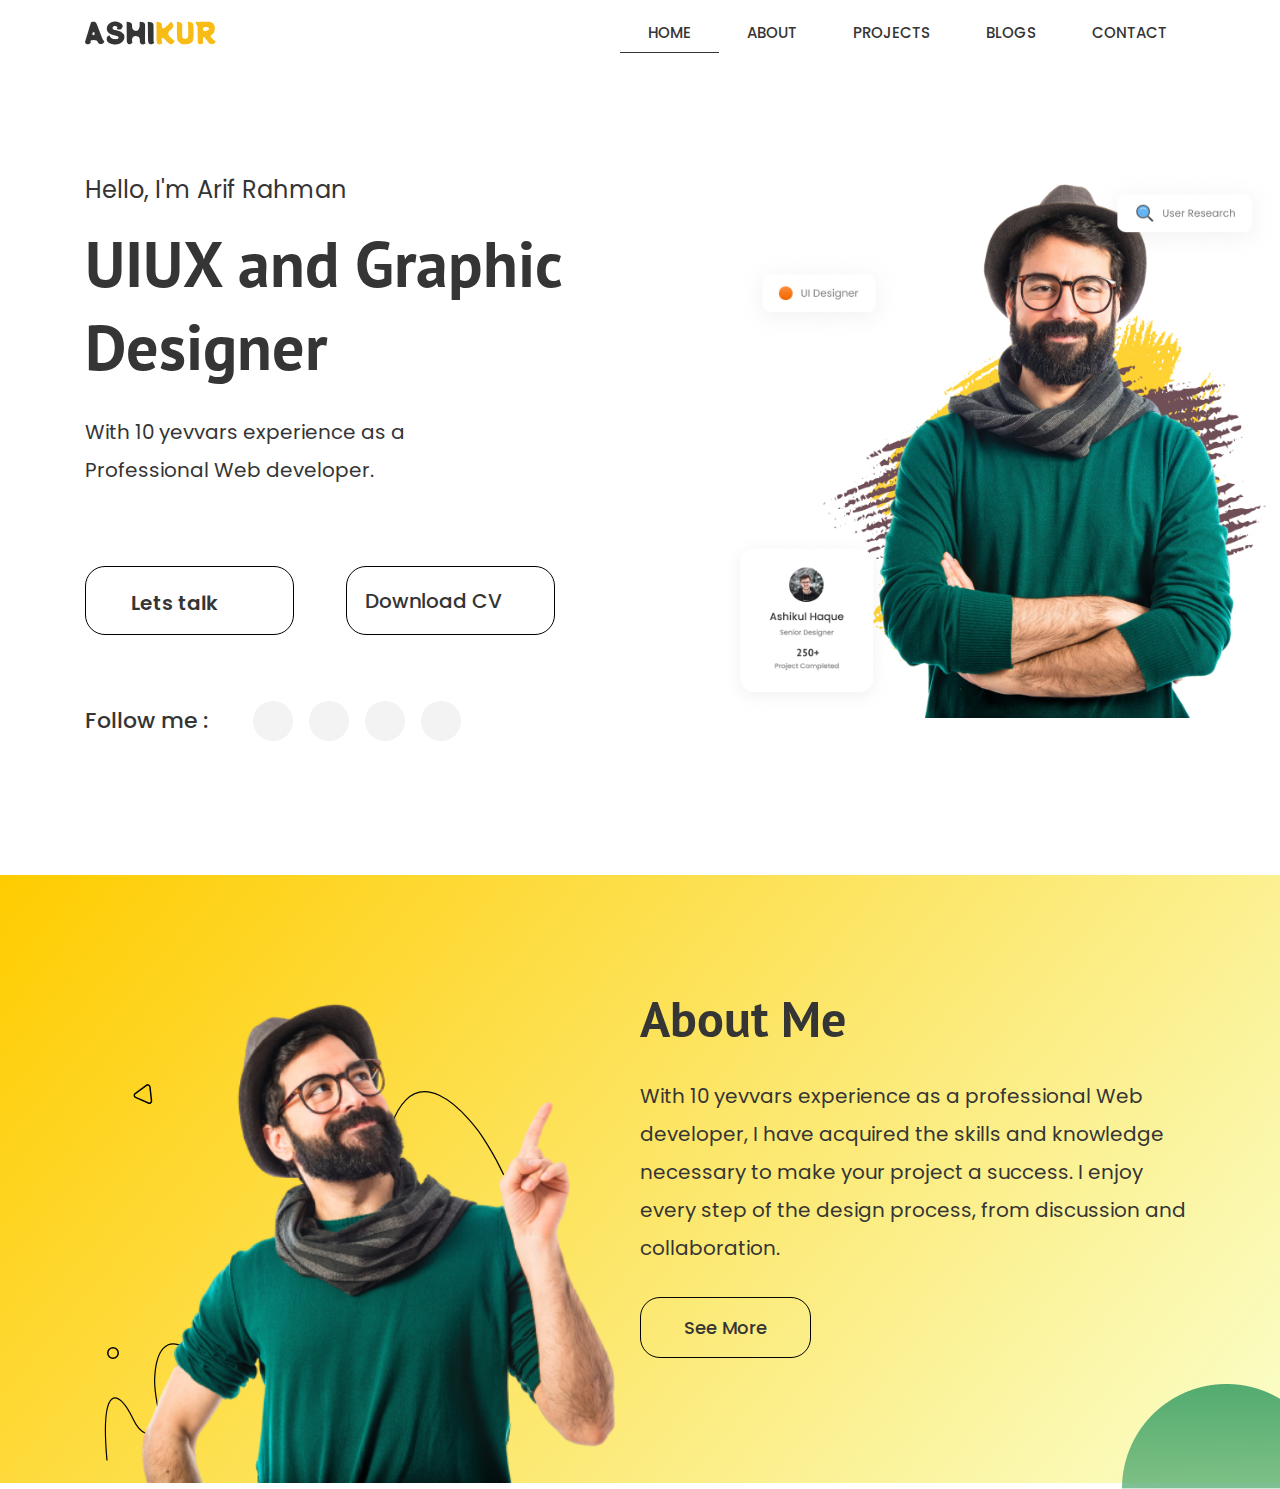
<file: index.html>
<!DOCTYPE html>
<html lang="en">
<head>
    <meta charset="UTF-8">
    <meta name="viewport" content="width=device-width, initial-scale=1.0">
    <title>Ashikur</title>
     <!-- font awesome -->
     <link rel="stylesheet" href="https://cdnjs.cloudflare.com/ajax/libs/font-awesome/6.5.2/css/all.min.css" integrity="sha512-SnH5WK+bZxgPHs44uWIX+LLJAJ9/2PkPKZ5QiAj6Ta86w+fsb2TkcmfRyVX3pBnMFcV7oQPJkl9QevSCWr3W6A==" crossorigin="anonymous" referrerpolicy="no-referrer" />
     <!-- font family link -->
     <link rel="preconnect" href="https://fonts.googleapis.com">
     <link rel="preconnect" href="https://fonts.gstatic.com" crossorigin>
     <link href="https://fonts.googleapis.com/css2?family=PT+Sans:wght@700&family=Poppins:wght@300;400;500;600;700&display=swap" 
     rel="stylesheet">
     <!-- main css link -->
     <link rel="stylesheet" href="./assets/css/style.css">
</head>
<body>
    <!-- header section start-->
    <header id="header">
         <!-- nav section start -->
         <nav id="nav">
            <div class="container">
                <div class="row justify-content-between align-center">
                    <div class="logo">
                        <a href="#"><img src="./assets/img/ASHIKUR.svg" alt=""></a>
                    </div>
                    <div class="menu">
                        <ul class="row">
                            <li><a class="active" href="./index.html">HOME</a></li>
                            <li><a href="./about.html">ABOUT</a></li>
                            <li><a href="./project.html">PROJECTS</a></li>
                            <li><a href="./blog.html">BLOGS</a></li>
                            <li><a href="callto:+9984748473833">CONTACT</a></li>
                        </ul>
                    </div>
                </div>
            </div>
         </nav>

         <!-- nav section end -->
    </header>
   
    <!-- header section end-->
    <!-- main section starts -->
    <section id="hero">
        <div class="container">
            <div class="row">
                <div class="inner_container">
                    <h4>Hello, I'm Arif Rahman </h4>
                    <h2>UIUX and Graphic Designer</h2>
                    <p>With 10 yevvars experience as a <br>
                        Professional Web developer.
                        <i class="fa-solid fa-hand-wave"></i>
                    </p>
                        <div class="row contact">
                            <div class="text">
                                <a href="#">
                                    Lets talk
                                    <i class="fa-solid fa-paper-plane"></i>
                                </a>
                            </div>
                            <div class="download">
                                <a href="./assets/img/ASHIKUR.svg" download> 
                                    Download CV
                                    <i class="fa-solid fa-cloud-arrow-down"></i>
                                </a>
                            </div>
                            
                        </div>
                        <div class="follow">
                            <ul class="row">
                                <li><h4>Follow me :</h4></li>
                                <li><a href="#" target="_blank"><i class="fa-solid  fa-globe"></i></a></li>
                                <li><a href="#" target="_blank"><i class="fa-brands fa-behance"></i></a></li>
                                <li><a href="#" target="_blank"><i class="fa-brands fa-instagram"></i></a></li>
                                <li><a href="#" target="_blank"><i class="fa-brands fa-github"></i></a></li>
                                <li></li>
                            </ul>
                        </div>
                        <div class="mouse">
                            <i class="fa-solid fa-computer-mouse"></i>
                        </div>
                        
                       
                   
                </div>
                <div class="about_img">
                    <img src="./assets/img/Group 210.jpg" alt="">
                </div>

            </div>

        </div>
    </section>
    <!-- about me section start -->
    <section id="about">
        <div class="container">
            <div class="row  align-center">
                <div class="about_img">
                    <img src="./assets/img/Group 211.svg" alt="">
                </div>
                <div class="about_info">
                    <h3>About Me</h3>
                    <p>With 10 yevvars experience as a professional Web developer, I have acquired the skills and knowledge necessary to make your project a success. I enjoy every step of the design process, from discussion and collaboration.</p>
                    <a href="#">See More</a>
                    <div class="ellipse">
                        <img src="./assets/img/Ellipse 55.png" alt="">

                    </div>
                </div>
            </div>
        </div>
    </section>
    <!-- about me section end -->


    <!-- main section ends -->
    
</body>
</html>
</file>
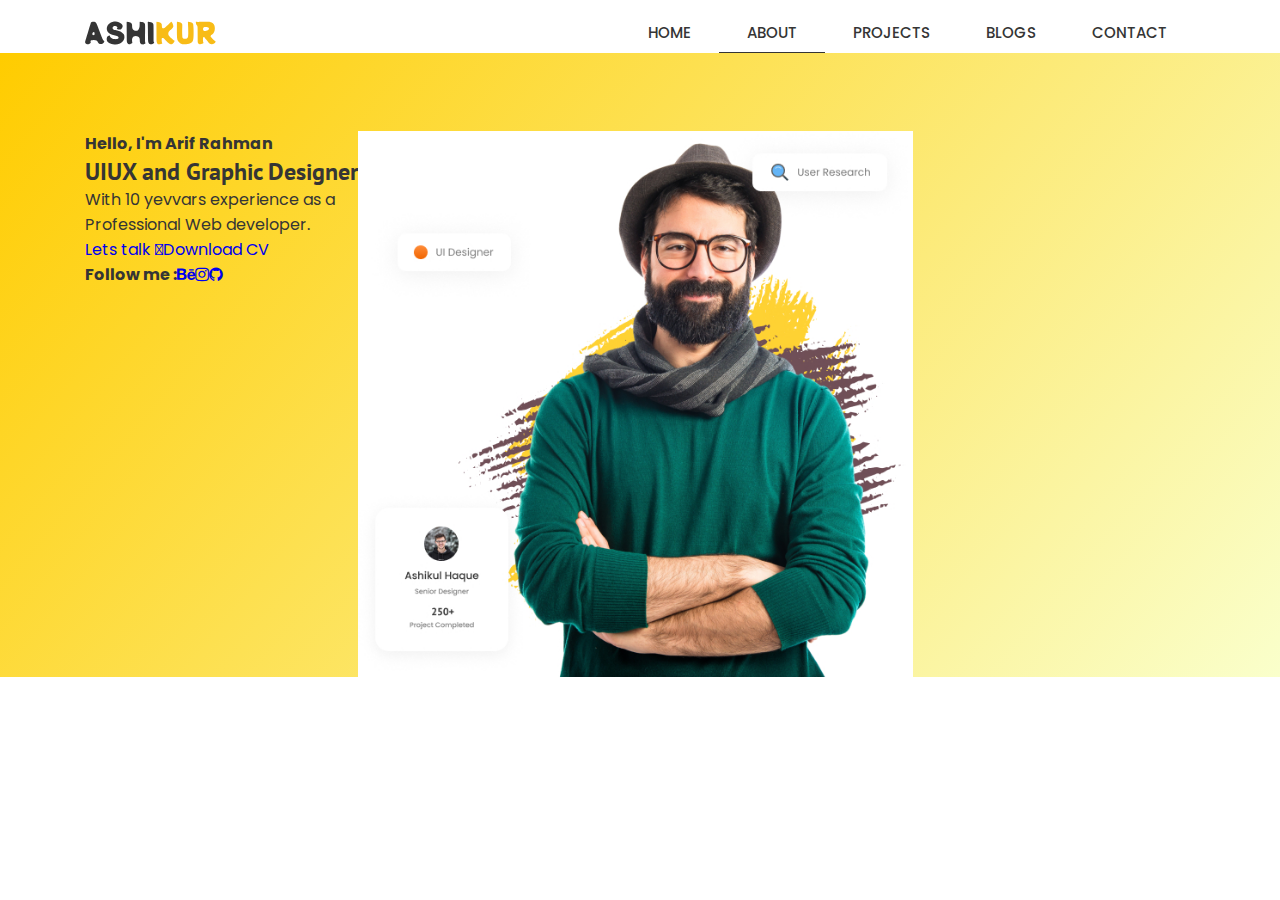
<file: about.html>
<!DOCTYPE html>
<html lang="en">
<head>
    <meta charset="UTF-8">
    <meta name="viewport" content="width=device-width, initial-scale=1.0">
    <title>Ashikur</title>
     <!-- font awesome -->
     <link rel="stylesheet" href="https://cdnjs.cloudflare.com/ajax/libs/font-awesome/6.5.2/css/all.min.css" integrity="sha512-SnH5WK+bZxgPHs44uWIX+LLJAJ9/2PkPKZ5QiAj6Ta86w+fsb2TkcmfRyVX3pBnMFcV7oQPJkl9QevSCWr3W6A==" crossorigin="anonymous" referrerpolicy="no-referrer" />
     <!-- font family link -->
     <link rel="preconnect" href="https://fonts.googleapis.com">
     <link rel="preconnect" href="https://fonts.gstatic.com" crossorigin>
     <link href="https://fonts.googleapis.com/css2?family=PT+Sans:wght@700&family=Poppins:wght@300;400;500;600;700&display=swap" 
     rel="stylesheet">
     <link rel="stylesheet" href="https://cdnjs.cloudflare.com/ajax/libs/font-awesome/4.7.0/css/font-awesome.min.css">

     
     <!-- main css link -->
     <link rel="stylesheet" href="./assets/css/style.css">
</head>
<body>
    <!-- header section start-->
    <header id="header">
         <!-- nav section start -->
         <nav id="nav">
            <div class="container">
                <div class="row justify-content-between align-center">
                    <div class="logo">
                        <a href="#"><img src="./assets/img/ASHIKUR.svg" alt=""></a>
                    </div>
                    <div class="menu">
                        <ul class="row">
                            <li><a href="./index.html">HOME</a></li>
                            <li><a  class="active" href="./about.html">ABOUT</a></li>
                            <li><a href="./project.html">PROJECTS</a></li>
                            <li><a href="./project.html">BLOGS</a></li>
                            <li><a href="callto:+9984748473833">CONTACT</a></li>
                        </ul>
                    </div>
                </div>
            </div>
         </nav>

         <!-- nav section end -->
    </header>
   
    <!-- header section end-->
    <!-- main section starts -->
    <section id="about">
        <div class="container">
            <div class="row">
                <div class="about_us">
                    <h4>Hello, I'm Arif Rahman </h4>
                    <h2>UIUX and Graphic Designer</h2>
                    <p>With 10 yevvars experience as a <br>
                        Professional Web developer.
                        <i class="fa-solid fa-hand-wave"></i>
                    </p>
                        <div class="row contact">
                            <div class="text">
                                <a href="#">
                                    Lets talk
                                    <i class="fa-solid fa-paper-plane"></i>
                                </a>
                            </div>
                            <div class="download">
                                <a href="./assets/img/ASHIKUR.svg" download> 
                                    Download CV
                                    <i class="fa-solid fa-cloud-arrow-down"></i>
                                </a>
                            </div>
                           
                           
                        </div>
                        <div class="follow">
                            <ul class="row">
                                <li><h4>Follow me :</h4></li>
                                <li><a href="#"><i class="fa-solid fa-basketball"></i></a></li>
                                <li><a href="#"><i class="fa fa-behance"></i></a></li>
                                <li><a href="#"><i class="fa fa-instagram"></i></a></li>
                                <li><a href="#"><i class="fa fa-github"></i></a></li>
                                <li></li>
                            </ul>
                        </div>
                        <div class="mouse">
                            <i class="fa-solid fa-computer-mouse"></i>
                        </div>
                        
                       
                   
                </div>
                <div class="about_img">
                    <img src="./assets/img/Group 210.jpg" alt="">
                </div>

            </div>

        </div>
    </section>
    <!-- main section ends -->
    
</body>
</html>
</file>
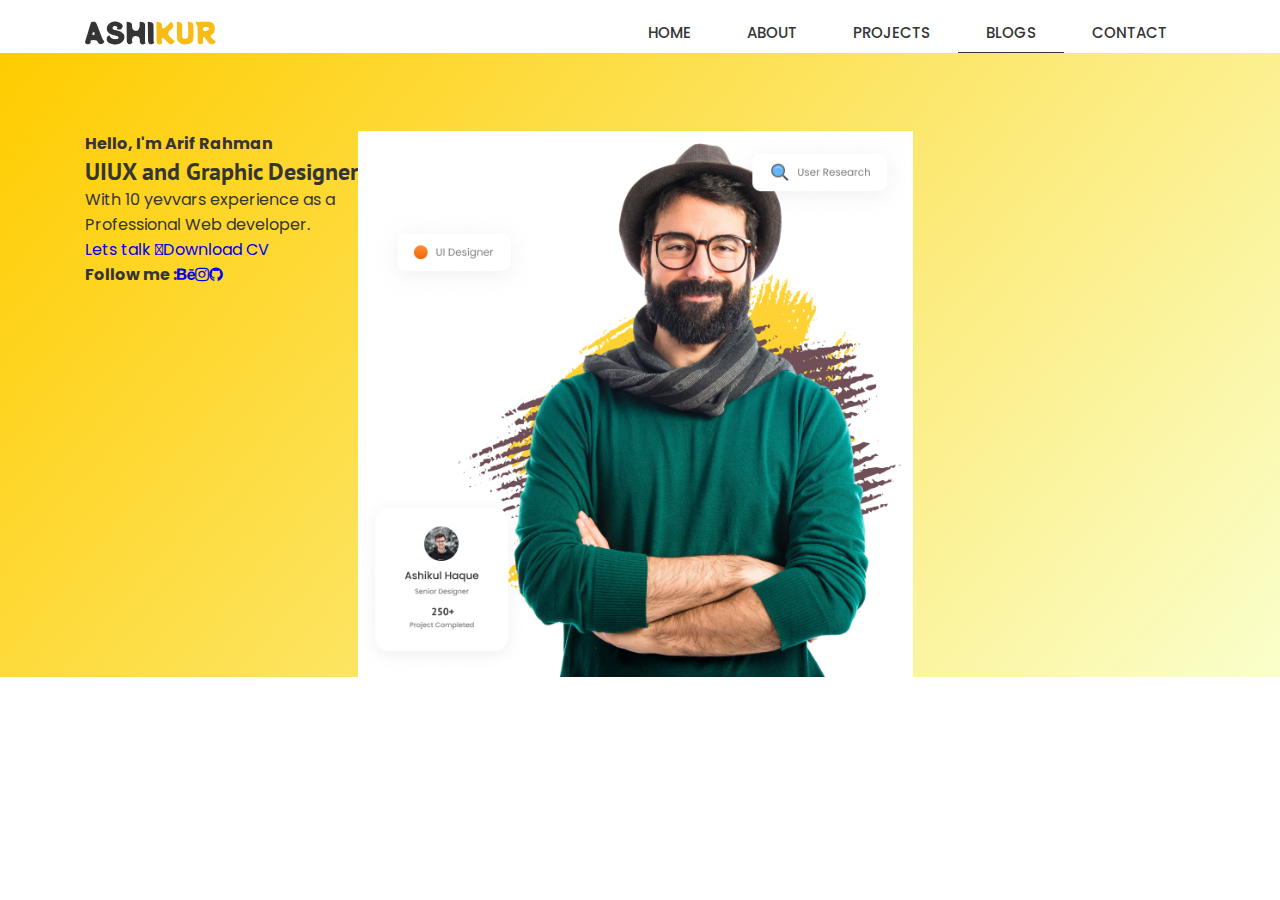
<file: blog.html>
<!DOCTYPE html>
<html lang="en">
<head>
    <meta charset="UTF-8">
    <meta name="viewport" content="width=device-width, initial-scale=1.0">
    <title>Ashikur</title>
     <!-- font awesome -->
     <link rel="stylesheet" href="https://cdnjs.cloudflare.com/ajax/libs/font-awesome/6.5.2/css/all.min.css" integrity="sha512-SnH5WK+bZxgPHs44uWIX+LLJAJ9/2PkPKZ5QiAj6Ta86w+fsb2TkcmfRyVX3pBnMFcV7oQPJkl9QevSCWr3W6A==" crossorigin="anonymous" referrerpolicy="no-referrer" />
     <!-- font family link -->
     <link rel="preconnect" href="https://fonts.googleapis.com">
     <link rel="preconnect" href="https://fonts.gstatic.com" crossorigin>
     <link href="https://fonts.googleapis.com/css2?family=PT+Sans:wght@700&family=Poppins:wght@300;400;500;600;700&display=swap" 
     rel="stylesheet">
     <link rel="stylesheet" href="https://cdnjs.cloudflare.com/ajax/libs/font-awesome/4.7.0/css/font-awesome.min.css">

     
     <!-- main css link -->
     <link rel="stylesheet" href="./assets/css/style.css">
</head>
<body>
    <!-- header section start-->
    <header id="header">
         <!-- nav section start -->
         <nav id="nav">
            <div class="container">
                <div class="row justify-content-between align-center">
                    <div class="logo">
                        <a href="#"><img src="./assets/img/ASHIKUR.svg" alt=""></a>
                    </div>
                    <div class="menu">
                        <ul class="row">
                            <li><a  href="./index.html">HOME</a></li>
                            <li><a href="./about.html">ABOUT</a></li>
                            <li><a href="./project.html">PROJECTS</a></li>
                            <li><a  class="active" href="./blog.html">BLOGS</a></li>
                            <li><a href="callto:+9984748473833">CONTACT</a></li>
                        </ul>
                    </div>
                </div>
            </div>
         </nav>

         <!-- nav section end -->
    </header>
   
    <!-- header section end-->
    <!-- main section starts -->
    <section id="about">
        <div class="container">
            <div class="row">
                <div class="about_us">
                    <h4>Hello, I'm Arif Rahman </h4>
                    <h2>UIUX and Graphic Designer</h2>
                    <p>With 10 yevvars experience as a <br>
                        Professional Web developer.
                        <i class="fa-solid fa-hand-wave"></i>
                    </p>
                        <div class="row contact">
                            <div class="text">
                                <a href="#">
                                    Lets talk
                                    <i class="fa-solid fa-paper-plane"></i>
                                </a>
                            </div>
                            <div class="download">
                                <a href="./assets/img/ASHIKUR.svg" download> 
                                    Download CV
                                    <i class="fa-solid fa-cloud-arrow-down"></i>
                                </a>
                            </div>
                           
                           
                        </div>
                        <div class="follow">
                            <ul class="row">
                                <li><h4>Follow me :</h4></li>
                                <li><a href="#"><i class="fa-solid fa-basketball"></i></a></li>
                                <li><a href="#"><i class="fa fa-behance"></i></a></li>
                                <li><a href="#"><i class="fa fa-instagram"></i></a></li>
                                <li><a href="#"><i class="fa fa-github"></i></a></li>
                                <li></li>
                            </ul>
                        </div>
                        <div class="mouse">
                            <i class="fa-solid fa-computer-mouse"></i>
                        </div>
                        
                       
                   
                </div>
                <div class="about_img">
                    <img src="./assets/img/Group 210.jpg" alt="">
                </div>

            </div>

        </div>
    </section>
    <!-- main section ends -->
    
</body>
</html>
</file>
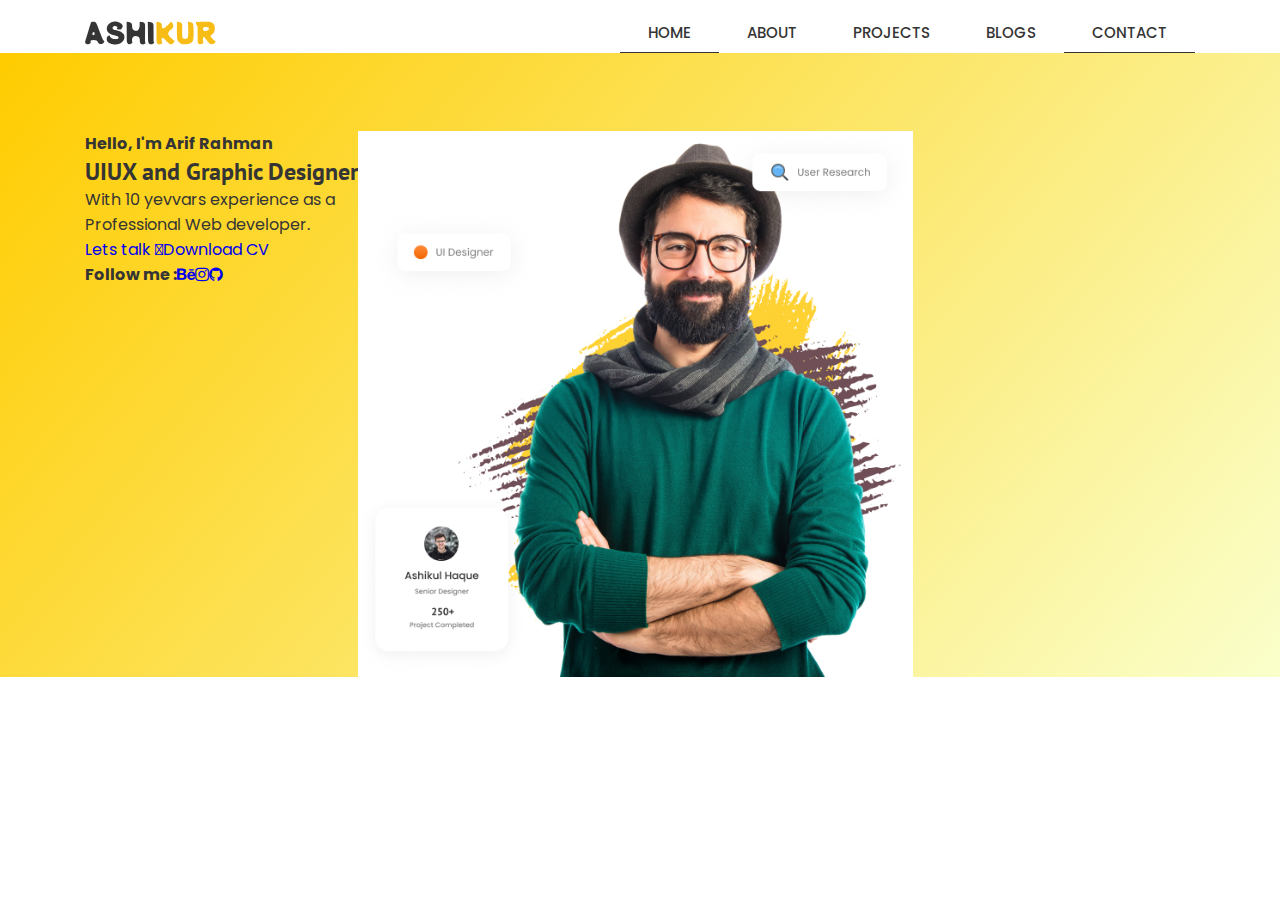
<file: contact.html>
<!DOCTYPE html>
<html lang="en">
<head>
    <meta charset="UTF-8">
    <meta name="viewport" content="width=device-width, initial-scale=1.0">
    <title>Ashikur</title>
     <!-- font awesome -->
     <link rel="stylesheet" href="https://cdnjs.cloudflare.com/ajax/libs/font-awesome/6.5.2/css/all.min.css" integrity="sha512-SnH5WK+bZxgPHs44uWIX+LLJAJ9/2PkPKZ5QiAj6Ta86w+fsb2TkcmfRyVX3pBnMFcV7oQPJkl9QevSCWr3W6A==" crossorigin="anonymous" referrerpolicy="no-referrer" />
     <!-- font family link -->
     <link rel="preconnect" href="https://fonts.googleapis.com">
     <link rel="preconnect" href="https://fonts.gstatic.com" crossorigin>
     <link href="https://fonts.googleapis.com/css2?family=PT+Sans:wght@700&family=Poppins:wght@300;400;500;600;700&display=swap" 
     rel="stylesheet">
     <link rel="stylesheet" href="https://cdnjs.cloudflare.com/ajax/libs/font-awesome/4.7.0/css/font-awesome.min.css">

     
     <!-- main css link -->
     <link rel="stylesheet" href="./assets/css/style.css">
</head>
<body>
    <!-- header section start-->
    <header id="header">
         <!-- nav section start -->
         <nav id="nav">
            <div class="container">
                <div class="row justify-content-between align-center">
                    <div class="logo">
                        <a href="#"><img src="./assets/img/ASHIKUR.svg" alt=""></a>
                    </div>
                    <div class="menu">
                        <ul class="row">
                            <li><a class="active" href="./index.html">HOME</a></li>
                            <li><a href="./about.html">ABOUT</a></li>
                            <li><a href="./project.html">PROJECTS</a></li>
                            <li><a href="./blog.html">BLOGS</a></li>
                            <li><a  class="active" href="callto:+9984748473833">CONTACT</a></li>
                        </ul>
                    </div>
                </div>
            </div>
         </nav>

         <!-- nav section end -->
    </header>
   
    <!-- header section end-->
    <!-- main section starts -->
    <section id="about">
        <div class="container">
            <div class="row">
                <div class="about_us">
                    <h4>Hello, I'm Arif Rahman </h4>
                    <h2>UIUX and Graphic Designer</h2>
                    <p>With 10 yevvars experience as a <br>
                        Professional Web developer.
                        <i class="fa-solid fa-hand-wave"></i>
                    </p>
                        <div class="row contact">
                            <div class="text">
                                <a href="#">
                                    Lets talk
                                    <i class="fa-solid fa-paper-plane"></i>
                                </a>
                            </div>
                            <div class="download">
                                <a href="./assets/img/ASHIKUR.svg" download> 
                                    Download CV
                                    <i class="fa-solid fa-cloud-arrow-down"></i>
                                </a>
                            </div>
                           
                           
                        </div>
                        <div class="follow">
                            <ul class="row">
                                <li><h4>Follow me :</h4></li>
                                <li><a href="#"><i class="fa-solid fa-basketball"></i></a></li>
                                <li><a href="#"><i class="fa fa-behance"></i></a></li>
                                <li><a href="#"><i class="fa fa-instagram"></i></a></li>
                                <li><a href="#"><i class="fa fa-github"></i></a></li>
                                <li></li>
                            </ul>
                        </div>
                        <div class="mouse">
                            <i class="fa-solid fa-computer-mouse"></i>
                        </div>
                        
                       
                   
                </div>
                <div class="about_img">
                    <img src="./assets/img/Group 210.jpg" alt="">
                </div>

            </div>

        </div>
    </section>
    <!-- main section ends -->
    
</body>
</html>
</file>
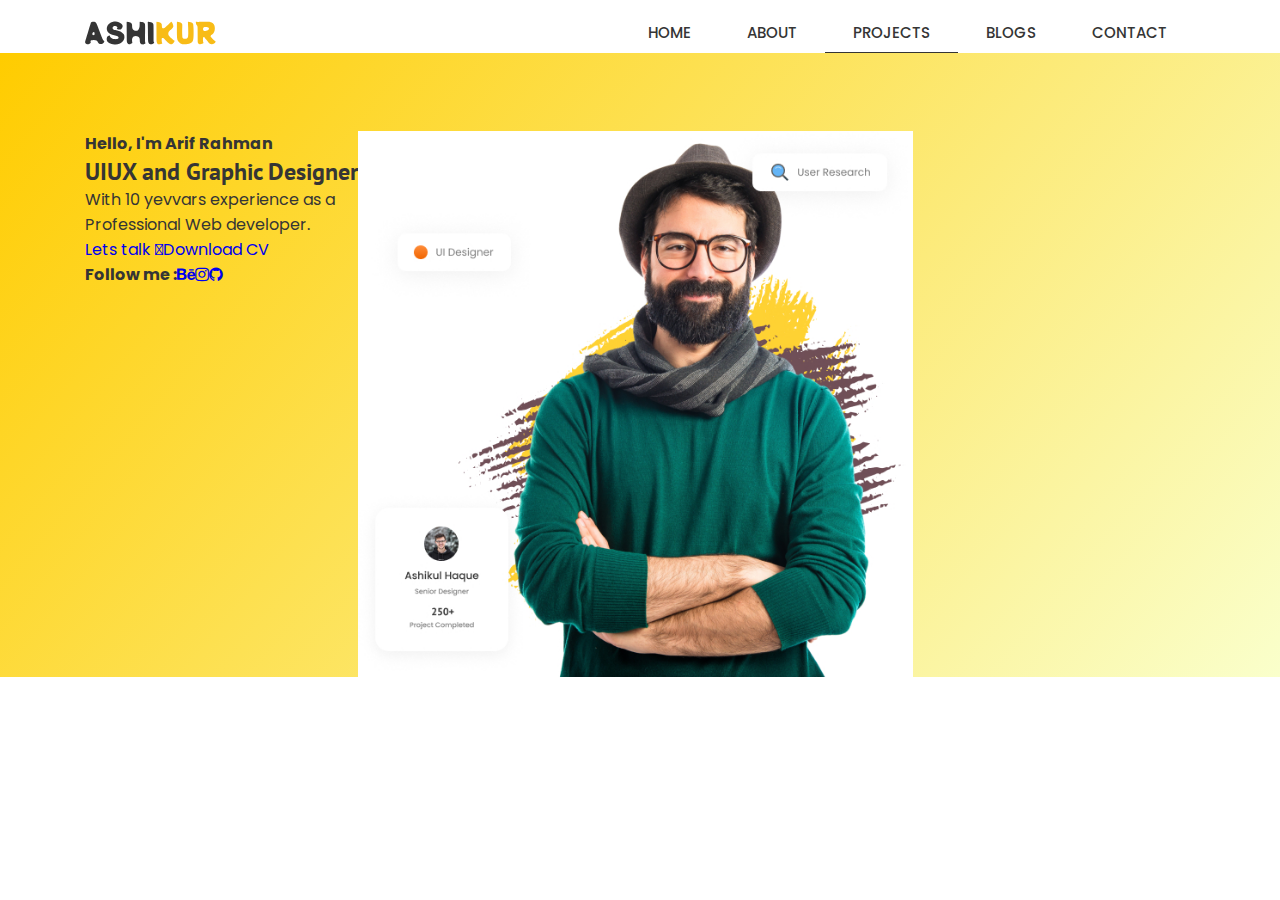
<file: project.html>
<!DOCTYPE html>
<html lang="en">
<head>
    <meta charset="UTF-8">
    <meta name="viewport" content="width=device-width, initial-scale=1.0">
    <title>Ashikur</title>
     <!-- font awesome -->
     <link rel="stylesheet" href="https://cdnjs.cloudflare.com/ajax/libs/font-awesome/6.5.2/css/all.min.css" integrity="sha512-SnH5WK+bZxgPHs44uWIX+LLJAJ9/2PkPKZ5QiAj6Ta86w+fsb2TkcmfRyVX3pBnMFcV7oQPJkl9QevSCWr3W6A==" crossorigin="anonymous" referrerpolicy="no-referrer" />
     <!-- font family link -->
     <link rel="preconnect" href="https://fonts.googleapis.com">
     <link rel="preconnect" href="https://fonts.gstatic.com" crossorigin>
     <link href="https://fonts.googleapis.com/css2?family=PT+Sans:wght@700&family=Poppins:wght@300;400;500;600;700&display=swap" 
     rel="stylesheet">
     <link rel="stylesheet" href="https://cdnjs.cloudflare.com/ajax/libs/font-awesome/4.7.0/css/font-awesome.min.css">

     
     <!-- main css link -->
     <link rel="stylesheet" href="./assets/css/style.css">
</head>
<body>
    <!-- header section start-->
    <header id="header">
         <!-- nav section start -->
         <nav id="nav">
            <div class="container">
                <div class="row justify-content-between align-center">
                    <div class="logo">
                        <a href="#"><img src="./assets/img/ASHIKUR.svg" alt=""></a>
                    </div>
                    <div class="menu">
                        <ul class="row">
                            <li><a  href="./index.html">HOME</a></li>
                            <li><a href="./about.html">ABOUT</a></li>
                            <li><a  class="active" href="./project.html">PROJECTS</a></li>
                            <li><a href="./blog.html">BLOGS</a></li>
                            <li><a href="callto:+9984748473833">CONTACT</a></li>
                        </ul>
                    </div>
                </div>
            </div>
         </nav>

         <!-- nav section end -->
    </header>
   
    <!-- header section end-->
    <!-- main section starts -->
    <section id="about">
        <div class="container">
            <div class="row">
                <div class="about_us">
                    <h4>Hello, I'm Arif Rahman </h4>
                    <h2>UIUX and Graphic Designer</h2>
                    <p>With 10 yevvars experience as a <br>
                        Professional Web developer.
                        <i class="fa-solid fa-hand-wave"></i>
                    </p>
                        <div class="row contact">
                            <div class="text">
                                <a href="#">
                                    Lets talk
                                    <i class="fa-solid fa-paper-plane"></i>
                                </a>
                            </div>
                            <div class="download">
                                <a href="./assets/img/ASHIKUR.svg" download> 
                                    Download CV
                                    <i class="fa-solid fa-cloud-arrow-down"></i>
                                </a>
                            </div>
                           
                           
                        </div>
                        <div class="follow">
                            <ul class="row">
                                <li><h4>Follow me :</h4></li>
                                <li><a href="#"><i class="fa-solid fa-basketball"></i></a></li>
                                <li><a href="#"><i class="fa fa-behance"></i></a></li>
                                <li><a href="#"><i class="fa fa-instagram"></i></a></li>
                                <li><a href="#"><i class="fa fa-github"></i></a></li>
                                <li></li>
                            </ul>
                        </div>
                        <div class="mouse">
                            <i class="fa-solid fa-computer-mouse"></i>
                        </div>
                        
                       
                   
                </div>
                <div class="about_img">
                    <img src="./assets/img/Group 210.jpg" alt="">
                </div>

            </div>

        </div>
    </section>
    <!-- main section ends -->
    
</body>
</html>
</file>
<file: assets/css/style.css>
:root{
    --primary-font: "Poppins", sans-serif;
    --heading-font: "PT Sans", sans-serif;
    --text-color: #353535;
    --button-color:#FFCC00;

}
body{
    font-family: var(--primary-font);
    color: var(--text-color);
}
h1,h2,h3{
    font-family: var(--heading-font);
}

*{
    margin:0;
    padding:0;
    outline:0;
    box-sizing: border-box;
}
/* common css start */
.container{
    width:1110px;
    margin:auto;
}
.row{
    display:flex;
    flex-wrap: wrap;
}
button{
    cursor: pointer;
    border: none;
}
img{
    display:block;
    max-width: 100%;
}
.justify-content-between{
    justify-content: space-between; 
}
.align-center{
    align-items:center;
}

.text-center{
    text-align: center;
}
.text-right{
    text-align: right;
}
.text-left{
    text-align: left;
}
a{
    text-decoration: none;
}
ul{
    list-style-type: none;
}
li{
    list-style-type: none;
}
/* common css end */

/* nav css starts  */
#nav{
    padding-top: 13px;
}
#nav .menu ul li a{
    font-family: var(--font-family);
    font-weight: 500;
    font-size: 15px;
    line-height: 200%;
    color: var(--text-color);
    display: inline-block;
    padding: 5px 28px;
    position: relative;
}
#nav .menu ul li a::after{
    content: "";
    position: absolute;
    width: 0;
    height: 1px;
    background-color: var(--text-color);
    bottom: 0;
    right:0;
    transition: 0.4s;
    
}
#nav .menu ul li a:hover::after{
    left:0;
    width:100%;
}
 #nav .menu ul li a.active::after{
    left:0;
    width:100%
} 
/* nav css end  */
#hero{
    padding:119px 0;
    color:var(--text-color);
}
#hero .inner_container{
    width:538px;
}

#hero .inner_container h4{
    font-weight: 400;
    font-size: 24px;
    margin-bottom:15px;
}
#hero .inner_container h2{
    margin-bottom:25px;
font-weight: 700;
font-size: 64px;

}

#hero .inner_container p{
    font-size: 20px;
    line-height: 190%;
    margin-bottom:77px;
}
#hero .inner_container .contact a{
    margin-bottom:66px;
    border: 1px solid #000;
    border-radius: 20px;
    width: 209px;
    height: 69px;
    display: block;
    font-size: 20px;
    line-height: 180%;
    transition:0.5s;
    color: #353535;
    margin-right: 20px;
}
#hero .inner_container .contact a:hover{
    color: #fff;
    background-color: var(--button-color);
}
#hero .inner_container .text{
   margin-right:32px;
}

#hero .inner_container .text  a{
font-weight: 600;  
padding:18px 45px;
} 

#hero .inner_container .download a{
    padding: 16px 18px;
    font-weight: 500;
    margin-right:13px;
}
#hero .follow{
    display: inline-block;
    
}
#hero .follow ul li  i {
    color: var(--text-color);
    border-radius: 50%;
    background-color: #f4f3f3; 
    display: flex;
    align-items: center;
    justify-content: center; 
    margin-right:16px ;
 width: 40px;
 height: 40px; 
 transition: 0.5s;
}
#hero .follow ul li  i:hover{
    background-color: var(--text-color);
    color: #fff;
}
#hero .follow ul  li h4{


    font-weight: 500;
    font-size: 22px;
    line-height: 180%;
    margin-right: 45px;
}
#hero .mouse{
    transform: translateX(100%);
}
#hero  .about_img{
    width:50%;
    transform: translateX(100px); 
}
/* about me css start */
#about .about_img{
    width:50%;
}
#about .about_info{
    width:50%;
}
#about{
    background: linear-gradient(130deg, #fc0 0%, #faffcb 100%, #faffcb 100%);
   padding-top:78px;

}
#about .about_info h3{
 
font-weight: 700;
font-size: 50px;
margin-bottom: 26px;

}
#about .about_info p{
  
font-weight: 400;
font-size: 20px;
line-height: 190%;
margin-bottom: 45px;

}
#about .about_info a{ 
font-weight: 500;
font-size: 18px;
line-height: 180%;
border: 1px solid #000;
border-radius: 20px;
padding:17px 43px;
color: var(--text-color);
transition: 0.5s;

}
#about .about_info a:hover{
    color:#fff;
    background-color: var(--button-color);
}

#about .about_info .ellipse {  
    transform: translate(482px,40px);

}
/* about me css end */
</file>
